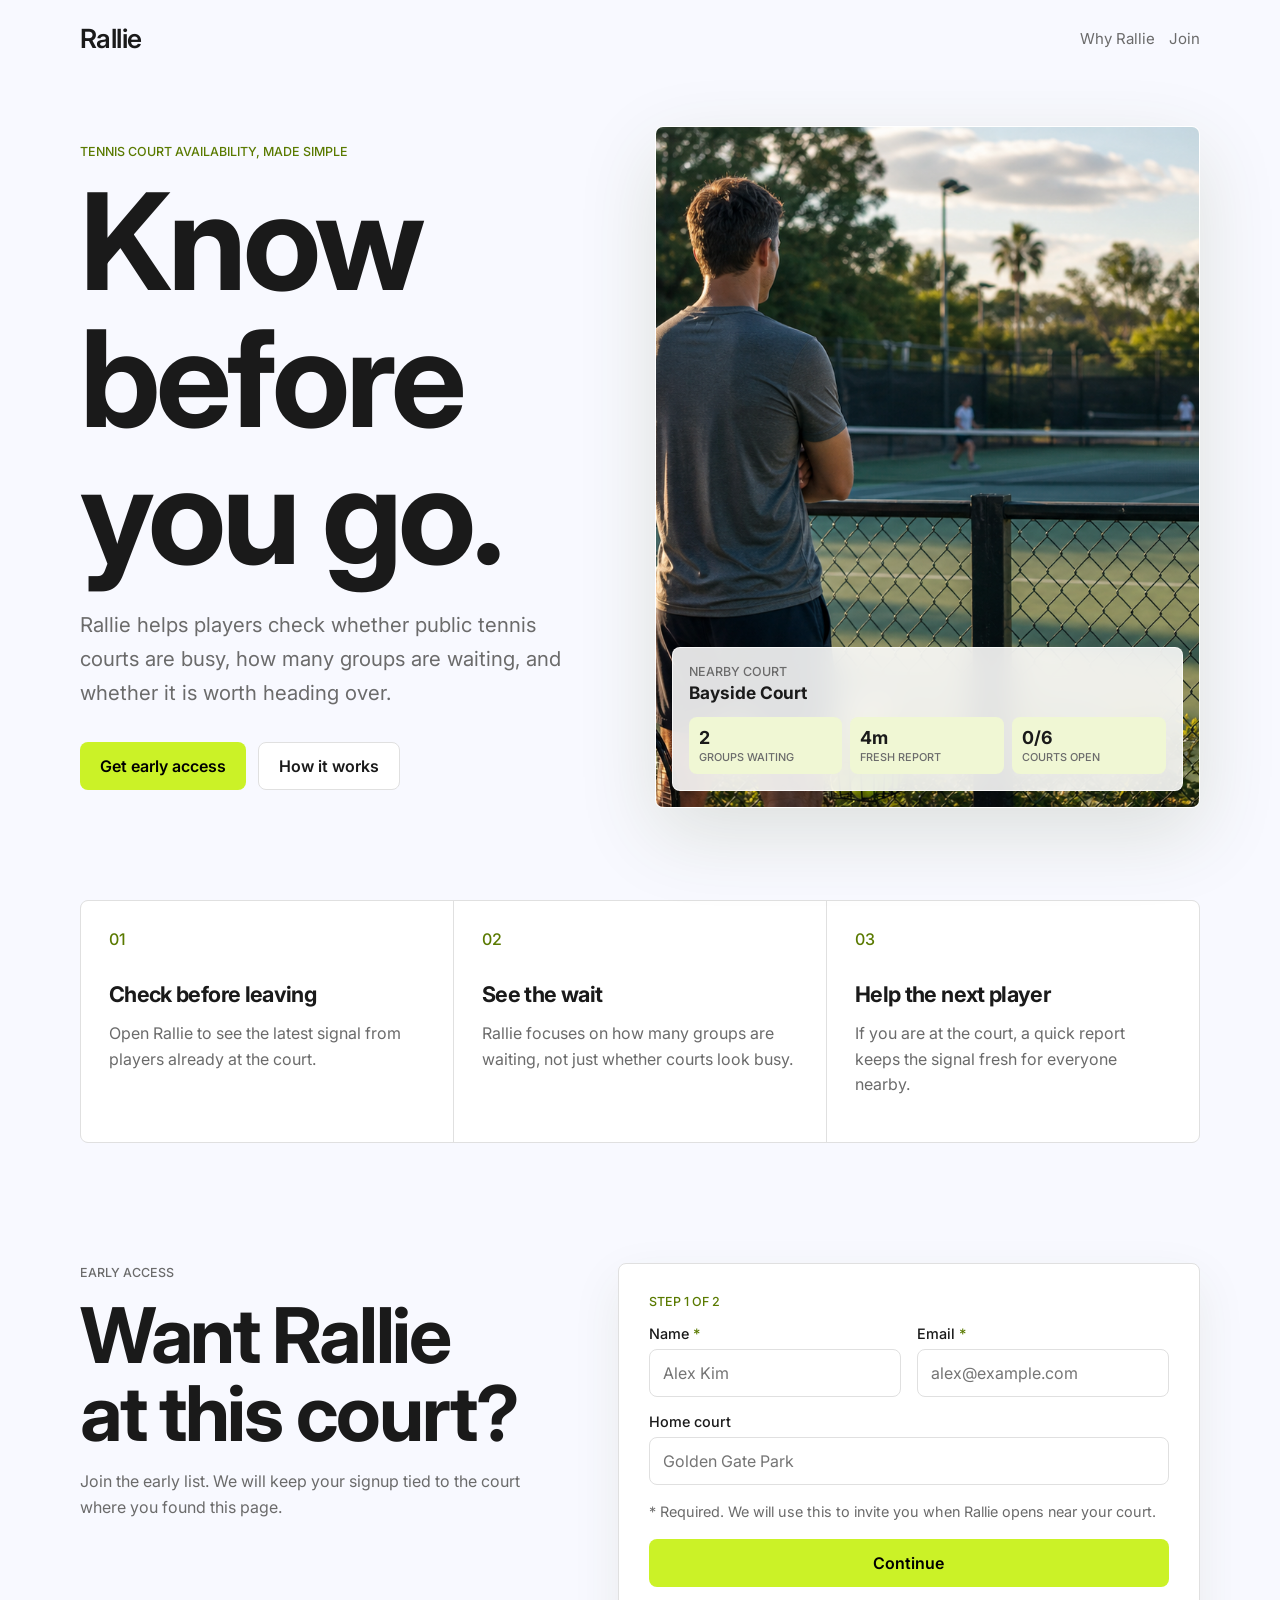
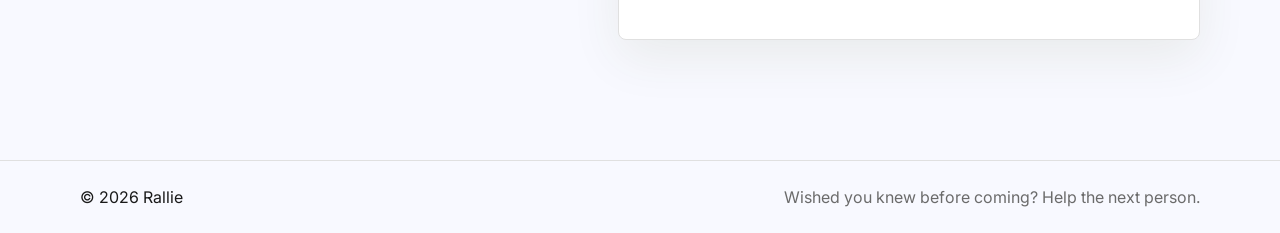
<file: outputs/rallie-home/index.html>
<!doctype html>
<html lang="en">
  <head>
    <meta charset="utf-8" />
    <meta name="viewport" content="width=device-width, initial-scale=1" />
    <title>Rallie | Tennis Court Availability</title>
    <meta
      name="description"
      content="Rallie helps tennis players know if public courts are worth heading to before they leave."
    />
    <link rel="icon" type="image/svg+xml" href="assets/favicon.svg" />
    <link rel="preload" href="assets/rallie-courts-hero.png" as="image" />
    <link rel="preconnect" href="https://fonts.googleapis.com" />
    <link rel="preconnect" href="https://fonts.gstatic.com" crossorigin />
    <link href="https://fonts.googleapis.com/css2?family=Inter:wght@400;500;600;700;800;900&display=swap" rel="stylesheet" />
    <link rel="stylesheet" href="styles.css" />
  </head>
  <body>
    <header class="nav">
      <a class="brand" href="#home" aria-label="Rallie home">
        <span>Rallie</span>
      </a>
      <nav aria-label="Main navigation">
        <a href="#why">Why Rallie</a>
        <a href="#join">Join</a>
      </nav>
    </header>

    <main id="home">
      <section class="hero">
        <div class="hero-copy">
          <p class="kicker">Tennis court availability, made simple</p>
          <h1>Know before you go.</h1>
          <p class="lede">
            Rallie helps players check whether public tennis courts are busy,
            how many groups are waiting, and whether it is worth heading over.
          </p>
          <div class="actions">
            <a class="primary" href="#join">Get early access</a>
            <a class="secondary" href="#why">How it works</a>
          </div>
        </div>

        <div class="hero-card" aria-label="Rallie preview">
          <img src="assets/rallie-courts-hero.png" alt="Public tennis courts at golden hour" />
          <div class="signal-card">
            <div>
              <span>Nearby court</span>
              <strong id="previewCourt">Bayside Court</strong>
            </div>
            <div class="signal-grid">
              <p><strong>2</strong><span>groups waiting</span></p>
              <p><strong>4m</strong><span>fresh report</span></p>
              <p><strong>0/6</strong><span>courts open</span></p>
            </div>
          </div>
        </div>
      </section>

      <section class="strip" id="why" aria-label="How Rallie works">
        <article>
          <span>01</span>
          <h2>Check before leaving</h2>
          <p>Open Rallie to see the latest signal from players already at the court.</p>
        </article>
        <article>
          <span>02</span>
          <h2>See the wait</h2>
          <p>Rallie focuses on how many groups are waiting, not just whether courts look busy.</p>
        </article>
        <article>
          <span>03</span>
          <h2>Help the next player</h2>
          <p>If you are at the court, a quick report keeps the signal fresh for everyone nearby.</p>
        </article>
      </section>

      <section class="join" id="join">
        <div class="join-copy">
          <p class="kicker">Early access</p>
          <h2>Want Rallie <span style="white-space:nowrap">at this court?</span></h2>
          <p>
            Join the early list. We will keep your signup tied to the court
            where you found this page.
          </p>
        </div>

        <form id="leadForm" class="form">
          <input type="hidden" id="sourceUrl" name="sourceUrl" />
          <input type="hidden" name="preferences" value="early_access" />

          <div class="form-step active" data-step="1">
            <div class="step-label">Step 1 of 2</div>
            <label>
              <span>Name <em>*</em></span>
              <input name="name" autocomplete="name" required placeholder="Alex Kim" />
            </label>

            <label>
              <span>Email <em>*</em></span>
              <input name="email" type="email" autocomplete="email" required placeholder="alex@example.com" />
            </label>

            <label class="wide-field">
              <span>Home court</span>
              <input name="courtLocation" autocomplete="off" placeholder="Golden Gate Park" />
            </label>

            <p class="fine-print">
              * Required. We will use this to invite you when Rallie opens near
              your court.
            </p>

            <button type="button" id="continueButton">Continue</button>
          </div>

          <div class="form-step" data-step="2">
            <div class="step-label">Step 2 of 2</div>
            <h3>Want the early invite first?</h3>
            <p class="step-copy">
              Add your phone number and we can send a quick early access invite
              when Rallie is ready for this court.
            </p>

            <label>
              <span>Phone</span>
              <input
                name="phone"
                type="tel"
                autocomplete="tel"
                placeholder="(555) 123-4567"
                data-phone-field
              />
            </label>

            <label class="check consent">
              <input type="checkbox" name="smsConsent" />
              <span>Text me an early access invite when Rallie is ready.</span>
            </label>

            <div class="form-actions">
              <button type="submit">Get early access</button>
              <button class="ghost-button" type="button" id="skipPhoneButton">Skip for now</button>
            </div>

            <p class="fine-print">
              By joining, you agree to receive Rallie updates. You can
              unsubscribe anytime. No phone? Use Skip for now.
            </p>
          </div>
          <div class="form-step success-step" data-step="success">
            <div class="reserved-badge" aria-hidden="true">Reservation held</div>
            <h3>Your Rallie reservation is on the board.</h3>
            <p class="step-copy">
              We tucked an early access invite under your name. When Rallie
              opens for this court, you will be one of the first to know.
            </p>
            <button type="button" id="anotherReservationButton">Add another reservation</button>
          </div>
          <p class="message" id="message" role="status" aria-live="polite"></p>
        </form>
      </section>
    </main>

    <footer>
      <span>© 2026 Rallie</span>
      <span>Wished you knew before coming? Help the next person.</span>
    </footer>

    <script src="script.js"></script>
  </body>
</html>
</file>
<file: outputs/rallie-home/styles.css>
:root {
  /* Rallie brand palette — extracted from app mockups */
  --ink: #1a1a1a;
  --muted: #6b6b6b;
  --green: #5a7a00;
  --mint: #f0f7d4;
  --lime: #cbf227;
  --cream: #f8f9ff;
  --line: #e0e0e0;
  --white: #ffffff;
  --olive: #4a5e1a;
  --olive-dark: #3d4f10;
  --toggle-green: #2d3d00;
  --sky: #f5f5f5;
  font-family:
    Inter, ui-sans-serif, system-ui, -apple-system, BlinkMacSystemFont, "Segoe UI",
    sans-serif;
}

* {
  box-sizing: border-box;
}

html {
  scroll-behavior: smooth;
}

body {
  margin: 0;
  background: var(--cream);
  color: var(--ink);
}

a {
  color: inherit;
  text-decoration: none;
}

.nav {
  display: flex;
  align-items: center;
  justify-content: space-between;
  width: min(1120px, calc(100% - 32px));
  margin: 0 auto;
  padding: 22px 0;
}

.brand,
.nav nav {
  display: flex;
  align-items: center;
  gap: 14px;
}

.brand {
  font-size: 1.65rem;
  font-weight: 600;
  letter-spacing: -0.02em;
}

.ball {
  width: 28px;
  height: 28px;
  border-radius: 50%;
  background:
    linear-gradient(90deg, transparent 43%, rgba(255, 255, 255, 0.9) 43% 57%, transparent 57%),
    var(--lime);
  box-shadow: inset 0 0 0 2px rgba(61, 79, 16, 0.18);
}

.nav nav {
  color: var(--muted);
  font-size: 0.94rem;
  font-weight: 400;
}

.hero {
  display: grid;
  grid-template-columns: minmax(0, 0.9fr) minmax(360px, 1fr);
  gap: clamp(32px, 7vw, 84px);
  align-items: center;
  width: min(1120px, calc(100% - 32px));
  min-height: calc(100vh - 76px);
  margin: 0 auto;
  padding: 34px 0 76px;
}

.kicker {
  margin: 0 0 14px;
  color: var(--green);
  font-size: 0.78rem;
  font-weight: 500;
  letter-spacing: 0;
  text-transform: uppercase;
}

h1,
h2,
p {
  overflow-wrap: anywhere;
}

h1,
h2 {
  margin: 0;
  line-height: 1.02;
  letter-spacing: -0.03em;
}

h1 {
  max-width: 620px;
  font-size: clamp(4rem, 11vw, 8.4rem);
}

.lede {
  max-width: 560px;
  margin: 24px 0 0;
  color: var(--muted);
  font-size: clamp(1.1rem, 2vw, 1.28rem);
  line-height: 1.65;
}

.actions {
  display: flex;
  flex-wrap: wrap;
  gap: 12px;
  margin-top: 32px;
}

.primary,
.secondary,
button {
  display: inline-flex;
  min-height: 48px;
  align-items: center;
  justify-content: center;
  border-radius: 8px;
  padding: 0 20px;
  font: inherit;
  font-weight: 600;
}

.primary,
button {
  border: 0;
  background: var(--lime);
  color: #000000;
  cursor: pointer;
}

.secondary {
  border: 1px solid var(--line);
  background: white;
  color: var(--ink);
}

.hero-card {
  position: relative;
  overflow: hidden;
  border: 1px solid rgba(255, 255, 255, 0.72);
  border-radius: 8px;
  background: white;
  box-shadow: 0 26px 80px rgba(61, 79, 16, 0.14);
}

.hero-card img {
  display: block;
  width: 100%;
  aspect-ratio: 4 / 5;
  object-fit: cover;
}

.signal-card {
  position: absolute;
  right: 16px;
  bottom: 16px;
  left: 16px;
  border: 1px solid rgba(255, 255, 255, 0.7);
  border-radius: 8px;
  padding: 16px;
  background: rgba(255, 255, 255, 0.88);
  backdrop-filter: blur(16px);
}

.signal-card span {
  display: block;
  color: var(--muted);
  font-size: 0.78rem;
  font-weight: 500;
  text-transform: uppercase;
}

.signal-card strong {
  display: block;
  margin-top: 3px;
  font-size: 1.08rem;
}

.signal-grid {
  display: grid;
  grid-template-columns: repeat(3, minmax(0, 1fr));
  gap: 8px;
  margin-top: 14px;
}

.signal-grid p {
  margin: 0;
  border-radius: 8px;
  padding: 10px;
  background: var(--mint);
}

.signal-grid p strong {
  margin: 0;
  font-size: 1.12rem;
}

.signal-grid p span {
  margin-top: 2px;
  font-size: 0.68rem;
}

.strip {
  display: grid;
  grid-template-columns: repeat(3, minmax(0, 1fr));
  gap: 1px;
  overflow: hidden;
  width: min(1120px, calc(100% - 32px));
  margin: 0 auto;
  border: 1px solid var(--line);
  border-radius: 8px;
  background: var(--line);
  scroll-margin-top: calc(50vh - 105px);
}

.strip article {
  min-height: 210px;
  padding: 28px;
  background: white;
}

.strip span {
  color: var(--green);
  font-weight: 500;
}

.strip h2 {
  margin-top: 34px;
  font-size: 1.35rem;
}

.strip p,
.join-copy p {
  color: var(--muted);
  line-height: 1.6;
}

.join {
  display: grid;
  grid-template-columns: minmax(0, 0.78fr) minmax(360px, 1fr);
  gap: clamp(32px, 7vw, 84px);
  align-items: start;
  width: min(1120px, calc(100% - 32px));
  margin: 0 auto;
  padding: clamp(72px, 10vw, 120px) 0;
}

.join h2 {
  font-size: clamp(2.35rem, 6vw, 5rem);
}

.form {
  border: 1px solid var(--line);
  border-radius: 8px;
  padding: clamp(20px, 4vw, 30px);
  background: white;
  box-shadow: 0 18px 50px rgba(61, 79, 16, 0.08);
}

.form-step {
  display: none;
  grid-template-columns: repeat(2, minmax(0, 1fr));
  gap: 16px;
  opacity: 0;
  transform: translateY(8px);
}

.form-step.active {
  display: grid;
  opacity: 1;
  transform: translateY(0);
  animation: stepIn 180ms ease-out;
}

.step-label,
.step-copy,
.fine-print,
.form-step h3 {
  grid-column: 1 / -1;
}

.step-label {
  color: var(--green);
  font-size: 0.78rem;
  font-weight: 500;
  text-transform: uppercase;
}

.form-step h3 {
  margin: 0;
  font-size: clamp(1.7rem, 4vw, 2.35rem);
  line-height: 1.05;
}

.success-step {
  text-align: center;
}

.success-step h3,
.success-step .step-copy,
.success-step button,
.reserved-badge {
  grid-column: 1 / -1;
}

.reserved-badge {
  display: inline-flex;
  width: fit-content;
  min-height: 40px;
  align-items: center;
  justify-content: center;
  justify-self: center;
  border-radius: 999px;
  padding: 0 18px;
  background: var(--lime);
  color: var(--ink);
  font-size: 0.78rem;
  font-weight: 500;
  text-transform: uppercase;
  box-shadow: 0 10px 24px rgba(74, 94, 26, 0.18);
}

.step-copy,
.fine-print {
  margin: 0;
  color: var(--muted);
  line-height: 1.55;
}

.fine-print {
  font-size: 0.9rem;
}

@keyframes stepIn {
  from {
    opacity: 0;
    transform: translateY(8px);
  }

  to {
    opacity: 1;
    transform: translateY(0);
  }
}

label,
fieldset {
  min-width: 0;
}

label span,
legend {
  display: block;
  margin-bottom: 7px;
  color: var(--ink);
  font-size: 0.9rem;
  font-weight: 500;
}

label em {
  color: var(--green);
  font-style: normal;
}

input:not([type="checkbox"]) {
  width: 100%;
  min-height: 48px;
  border: 1px solid var(--line);
  border-radius: 8px;
  padding: 0 13px;
  background: white;
  color: var(--ink);
  font: inherit;
}

input[readonly] {
  background: var(--cream);
  color: var(--muted);
}

input:focus {
  border-color: var(--olive);
  outline: 3px solid rgba(197, 232, 64, 0.4);
}

fieldset,
.consent,
.wide-field,
button,
.form-actions,
.message {
  grid-column: 1 / -1;
}

fieldset {
  margin: 6px 0 0;
  border: 0;
  padding: 0;
}

.check {
  display: grid;
  grid-template-columns: 20px minmax(0, 1fr);
  gap: 10px;
  align-items: start;
  margin-top: 11px;
  color: var(--muted);
  line-height: 1.45;
}

.check input {
  width: 18px;
  height: 18px;
  margin: 2px 0 0;
  accent-color: var(--olive);
}

.check span {
  margin: 0;
  color: inherit;
  font-size: 0.95rem;
  font-weight: 650;
}

.form-actions {
  display: grid;
  grid-template-columns: minmax(0, 1fr) auto;
  gap: 12px;
  align-items: center;
}

.ghost-button {
  border: 1px solid var(--line);
  background: white;
  color: var(--olive);
}

.message {
  min-height: 22px;
  margin: 0;
  color: var(--olive);
  font-weight: 850;
}

footer {
  display: flex;
  flex-wrap: wrap;
  justify-content: space-between;
  gap: 12px;
  border-top: 1px solid var(--line);
  padding: 26px max(16px, calc((100vw - 1120px) / 2));
  color: var(--muted);
  font-weight: 400;
}

footer span:first-child {
  color: var(--ink);
  font-weight: 400;
}

@media (max-width: 850px) {
  .nav {
    padding: 16px 0 10px;
  }

  .hero,
  .join {
    grid-template-columns: 1fr;
  }

  .hero {
    min-height: auto;
    gap: 30px;
    padding-top: 42px;
    padding-bottom: 54px;
  }

  .hero-card img {
    aspect-ratio: 16 / 10;
    object-position: center 42%;
  }

  .strip {
    grid-template-columns: 1fr;
  }
}

@media (max-width: 560px) {
  body {
    background: var(--cream);
  }

  .nav {
    width: min(100% - 36px, 1120px);
  }

  .nav nav a:first-child {
    display: none;
  }

  .brand {
    font-size: 1rem;
  }

  .ball {
    width: 26px;
    height: 26px;
  }

  .hero,
  .strip,
  .join {
    width: min(100% - 36px, 1120px);
  }

  .hero {
    padding-top: 46px;
    padding-bottom: 42px;
  }

  .kicker {
    margin-bottom: 12px;
    font-size: 0.72rem;
    line-height: 1.35;
  }

  h1 {
    max-width: 9ch;
    font-size: clamp(2.85rem, 13vw, 3.85rem);
    line-height: 1;
  }

  .lede {
    margin-top: 18px;
    font-size: 1rem;
    line-height: 1.55;
  }

  .actions,
  .primary,
  .secondary {
    width: 100%;
  }

  .actions {
    gap: 10px;
    margin-top: 28px;
  }

  .hero-card {
    overflow: visible;
    border: 0;
    background: transparent;
    box-shadow: none;
  }

  .hero-card img {
    border: 1px solid rgba(255, 255, 255, 0.72);
    border-radius: 8px 8px 0 0;
    aspect-ratio: 16 / 9;
    object-position: center center;
    box-shadow: 0 20px 46px rgba(61, 79, 16, 0.12);
  }

  .signal-card {
    position: static;
    border-radius: 0 0 8px 8px;
    border-color: var(--line);
    border-top: 0;
    padding: 14px;
    background: white;
    backdrop-filter: none;
    box-shadow: 0 16px 36px rgba(61, 79, 16, 0.08);
  }

  .signal-card > div:first-child {
    margin-bottom: 10px;
  }

  .signal-card strong {
    font-size: 1rem;
  }

  .signal-grid,
  .form-step,
  .form-actions {
    grid-template-columns: 1fr;
  }

  .signal-grid {
    gap: 8px;
    margin-top: 0;
  }

  .signal-grid p {
    display: grid;
    grid-template-columns: auto 1fr;
    gap: 10px;
    align-items: baseline;
    padding: 10px 12px;
  }

  .signal-grid p strong {
    font-size: 1.08rem;
  }

  .signal-grid p span {
    margin-top: 0;
  }

  .strip article {
    min-height: auto;
    padding: 24px;
  }

  .strip h2 {
    margin-top: 24px;
  }

  .join {
    padding: 64px 0 88px;
  }

  .join h2 {
    font-size: clamp(2.6rem, 13vw, 3.8rem);
  }

  .form {
    padding: 22px;
  }
}
</file>
